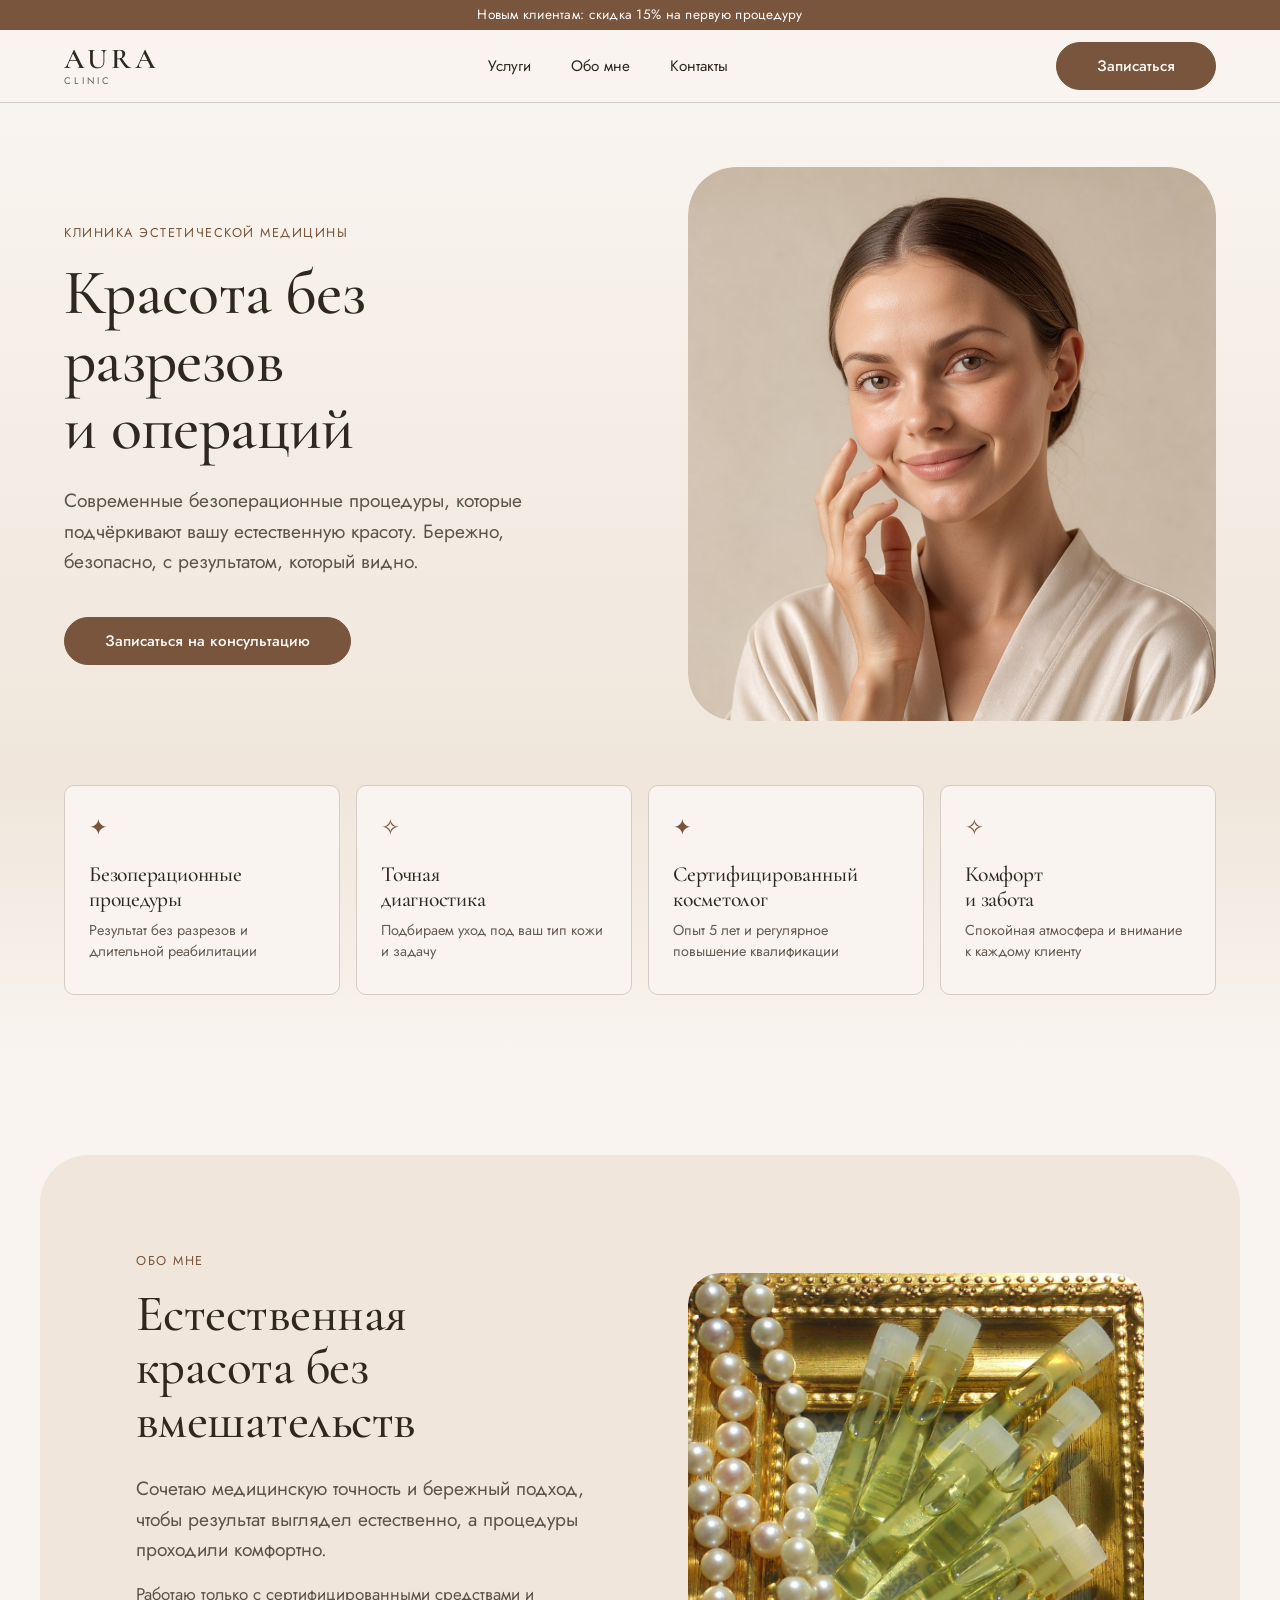
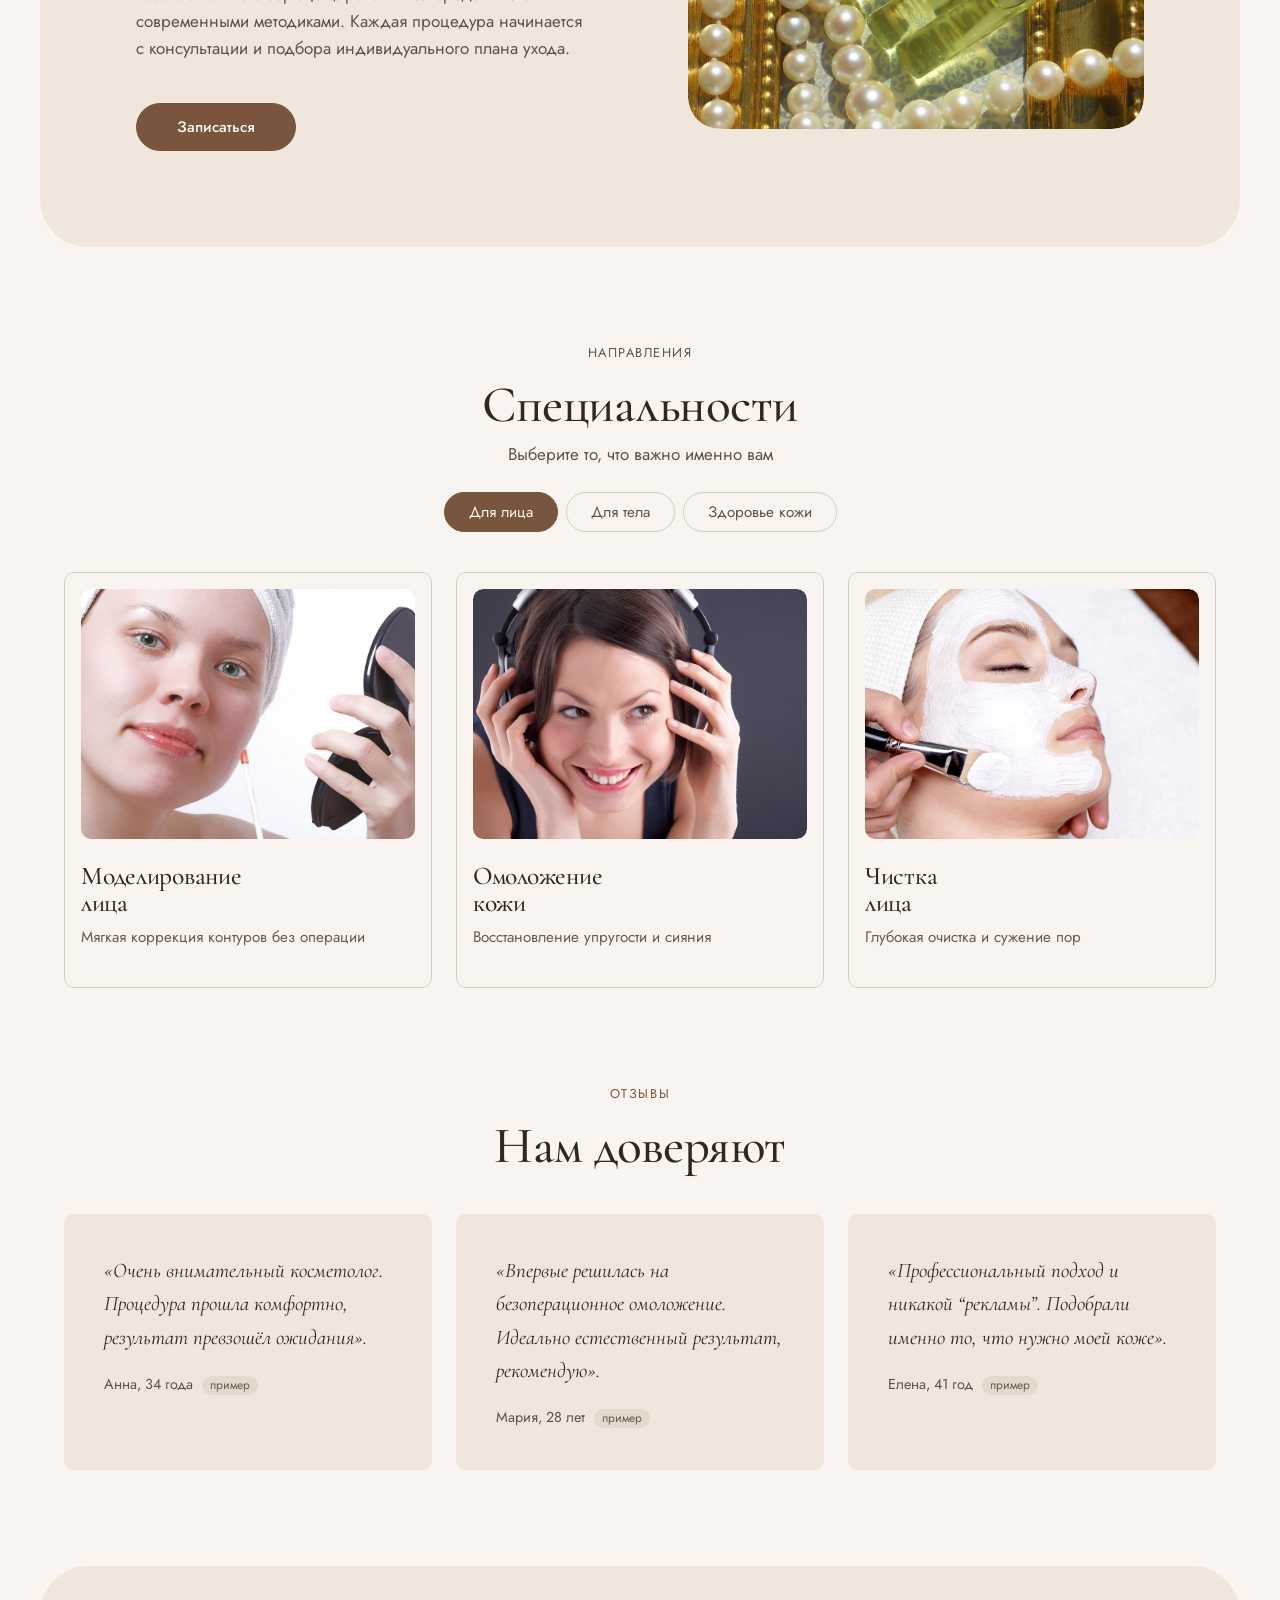
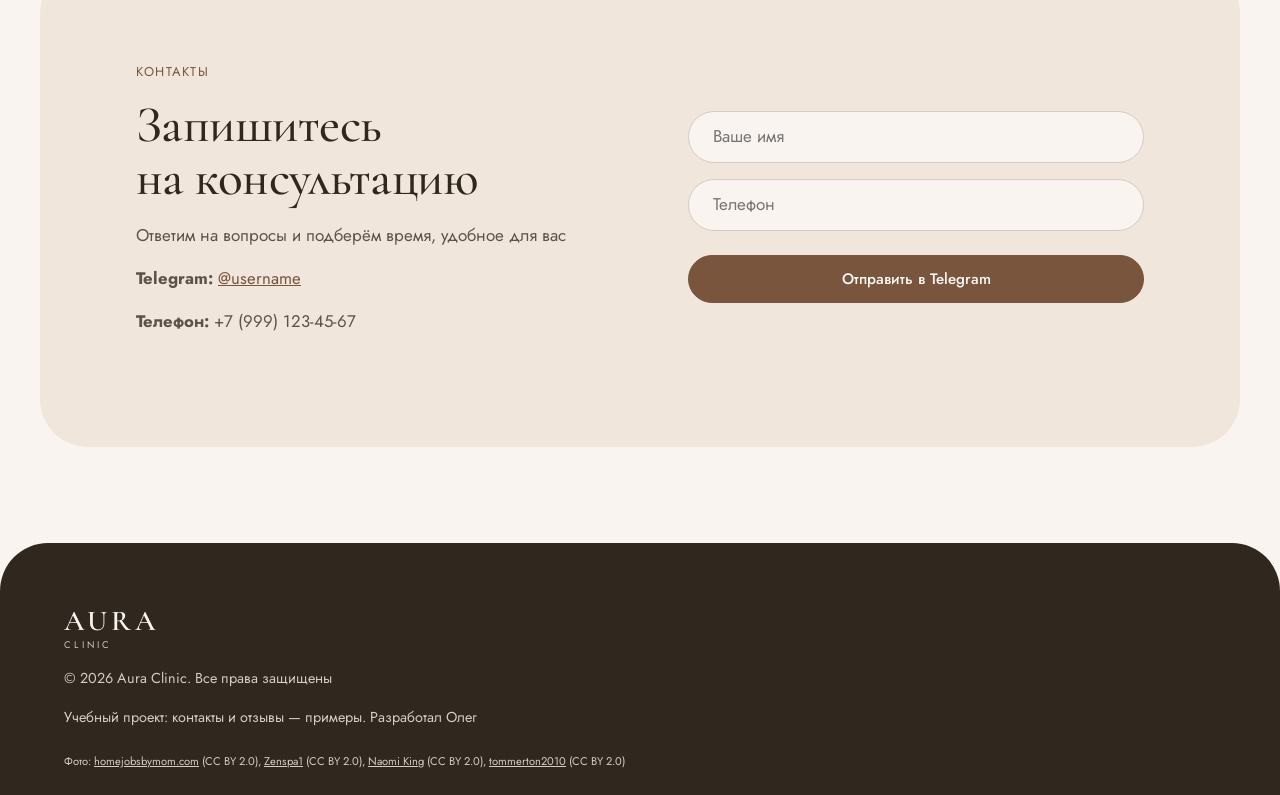
<file: index.html>
<!DOCTYPE html>
<html lang="ru">
<head>
  <meta charset="UTF-8">
  <meta name="viewport" content="width=device-width, initial-scale=1.0">
  <link rel="icon" href="data:,">
  <meta name="description" content="Клиника эстетической медицины Aura: безоперационные процедуры для лица и тела. Сертифицированный косметолог, запись в Telegram.">
  <title>Aura: эстетическая медицина и уход за лицом</title>
  <link rel="preconnect" href="https://fonts.googleapis.com">
  <link rel="preconnect" href="https://fonts.gstatic.com" crossorigin>
  <link href="https://fonts.googleapis.com/css2?family=Cormorant+Garamond:wght@400;500;600&family=Jost:wght@300;400;500&display=swap" rel="stylesheet">
  <link rel="stylesheet" href="styles.css">
</head>
<body>
  <!-- Верхняя плашка -->
  <div class="topbar">
    <p>Новым клиентам: скидка 15% на первую процедуру</p>
  </div>

  <!-- Шапка -->
  <header class="nav">
    <div class="container">
      <a href="#" class="logo">AURA<span class="logo-sub">clinic</span></a>
      <nav aria-label="Навигация">
        <ul class="nav-links">
          <li><a href="#services">Услуги</a></li>
          <li><a href="#about">Обо мне</a></li>
          <li><a href="#contacts">Контакты</a></li>
        </ul>
      </nav>
      <a href="https://t.me/username" class="btn btn--primary nav-cta" target="_blank" rel="noopener">Записаться</a>
    </div>
  </header>

  <main>
  <!-- Герой -->
  <section class="hero">
    <div class="container hero-inner">
      <div class="hero-content">
        <p class="eyebrow-note">Клиника эстетической медицины</p>
        <h1>Красота без разрезов и операций</h1>
        <p class="lead">Современные безоперационные процедуры, которые подчёркивают вашу естественную красоту. Бережно, безопасно, с результатом, который видно.</p>
        <a href="https://t.me/username" class="btn btn--primary" target="_blank" rel="noopener">Записаться на консультацию</a>
      </div>
      <div class="hero-image">
        <div class="placeholder" data-slot="hero" data-alt="Портрет женщины с естественной кожей после ухода за лицом, рука у щеки"></div>
      </div>
    </div>
  </section>

  <!-- Полоса специализаций -->
  <section class="specialties-strip" id="specialties">
    <div class="container strip-grid">
      <div class="strip-item">
        <span class="strip-icon">✦</span>
        <h2>Безоперационные<br>процедуры</h2>
        <p>Результат без разрезов и длительной реабилитации</p>
      </div>
      <div class="strip-item">
        <span class="strip-icon">✧</span>
        <h2>Точная<br>диагностика</h2>
        <p>Подбираем уход под ваш тип кожи и задачу</p>
      </div>
      <div class="strip-item">
        <span class="strip-icon">✦</span>
        <h2>Сертифицированный<br>косметолог</h2>
        <p>Опыт 5 лет и регулярное повышение квалификации</p>
      </div>
      <div class="strip-item">
        <span class="strip-icon">✧</span>
        <h2>Комфорт<br>и забота</h2>
        <p>Спокойная атмосфера и внимание к каждому клиенту</p>
      </div>
    </div>
  </section>

  <!-- Обо мне / Без разрезов -->
  <section class="about" id="about">
    <div class="container about-inner">
      <div class="about-text">
        <p class="eyebrow-note">Обо мне</p>
        <h2>Естественная красота без вмешательств</h2>
        <p class="lead">Сочетаю медицинскую точность и бережный подход, чтобы результат выглядел естественно, а процедуры проходили комфортно.</p>
        <p>Работаю только с сертифицированными средствами и современными методиками. Каждая процедура начинается с консультации и подбора индивидуального плана ухода.</p>
        <a href="https://t.me/username" class="btn btn--primary" target="_blank" rel="noopener">Записаться</a>
      </div>
      <div class="about-image">
        <div class="placeholder" data-slot="about" data-alt="Средства для ухода: аромамасла"></div>
      </div>
    </div>
  </section>

  <!-- Услуги / Специальности -->
  <section class="services" id="services">
    <div class="container">
      <div class="services-head">
        <p class="eyebrow-note">Направления</p>
        <h2>Специальности</h2>
        <p>Выберите то, что важно именно вам</p>
      </div>
      <div class="tabs" role="tablist" aria-label="Специальности">
        <button type="button" class="tab active" role="tab" id="tab-face" aria-controls="panel-face" aria-selected="true">Для лица</button>
        <button type="button" class="tab" role="tab" id="tab-body" aria-controls="panel-body" aria-selected="false" tabindex="-1">Для тела</button>
        <button type="button" class="tab" role="tab" id="tab-health" aria-controls="panel-health" aria-selected="false" tabindex="-1">Здоровье кожи</button>
      </div>
      <div class="services-grid" role="tabpanel" id="panel-face" aria-labelledby="tab-face" tabindex="0">
        <article class="service-card">
          <div class="card-img"><div class="placeholder" data-slot="process-3" data-alt="Девушка оценивает кожу лица в зеркале"></div></div>
          <h3>Моделирование<br>лица</h3>
          <p>Мягкая коррекция контуров без операции</p>
        </article>
        <article class="service-card">
          <div class="card-img"><div class="placeholder" data-slot="process-4" data-alt="Крупный план ухоженной кожи лица"></div></div>
          <h3>Омоложение<br>кожи</h3>
          <p>Восстановление упругости и сияния</p>
        </article>
        <article class="service-card">
          <div class="card-img"><div class="placeholder" data-slot="process-1" data-alt="Нанесение очищающей маски на лицо"></div></div>
          <h3>Чистка<br>лица</h3>
          <p>Глубокая очистка и сужение пор</p>
        </article>
      </div>
      <div class="services-grid" role="tabpanel" id="panel-body" aria-labelledby="tab-body" tabindex="0" hidden>
        <article class="service-card">
          <div class="card-img"><div class="placeholder" data-slot="body-1" data-alt="Горячий камень на спине во время массажа"></div></div>
          <h3>Массаж<br>тела</h3>
          <p>Лимфодренаж и снятие напряжения</p>
        </article>
        <article class="service-card">
          <div class="card-img"><div class="placeholder" data-slot="body-2" data-alt="Свёрнутое полотенце и бутылочки с маслом для ухода за телом"></div></div>
          <h3>Уход<br>за телом</h3>
          <p>Питание и увлажнение кожи</p>
        </article>
        <article class="service-card">
          <div class="card-img"><div class="placeholder" data-slot="body-3" data-alt="Орхидеи и камни для спа-ритуала"></div></div>
          <h3>Релакс-<br>ритуалы</h3>
          <p>Отдых и восстановление после процедур</p>
        </article>
      </div>
      <div class="services-grid" role="tabpanel" id="panel-health" aria-labelledby="tab-health" tabindex="0" hidden>
        <article class="service-card">
          <div class="card-img"><div class="placeholder" data-slot="health-1" data-alt="Крупный план: пипетка с сывороткой у глаза"></div></div>
          <h3>Сыворотки<br>и активы</h3>
          <p>Точечное питание под задачу кожи</p>
        </article>
        <article class="service-card">
          <div class="card-img"><div class="placeholder" data-slot="health-2" data-alt="Девушка наносит крем на щёку"></div></div>
          <h3>Домашний<br>уход</h3>
          <p>Подбор кремов после процедуры</p>
        </article>
        <article class="service-card">
          <div class="card-img"><div class="placeholder" data-slot="health-3" data-alt="Улыбающееся лицо с кремом на щеке, полотенце на голове"></div></div>
          <h3>Сияние<br>и тонус</h3>
          <p>Ровный тон и свежесть кожи</p>
        </article>
      </div>
    </div>
  </section>

  <!-- Отзывы -->
  <section class="reviews" id="reviews">
    <div class="container">
      <div class="reviews-head">
        <p class="eyebrow-note">Отзывы</p>
        <h2>Нам доверяют</h2>
      </div>
      <div class="reviews-grid">
        <div class="review-card">
          <p>«Очень внимательный косметолог. Процедура прошла комфортно, результат превзошёл ожидания».</p>
          <cite>Анна, 34 года</cite>
          <span class="review-badge">пример</span>
        </div>
        <div class="review-card">
          <p>«Впервые решилась на безоперационное омоложение. Идеально естественный результат, рекомендую».</p>
          <cite>Мария, 28 лет</cite>
          <span class="review-badge">пример</span>
        </div>
        <div class="review-card">
          <p>«Профессиональный подход и никакой “рекламы”. Подобрали именно то, что нужно моей коже».</p>
          <cite>Елена, 41 год</cite>
          <span class="review-badge">пример</span>
        </div>
      </div>
    </div>
  </section>

  <!-- Контакты -->
  <section class="contacts" id="contacts">
    <div class="container contacts-inner">
      <div>
        <p class="eyebrow-note">Контакты</p>
        <h2>Запишитесь<br>на консультацию</h2>
        <p>Ответим на вопросы и подберём время, удобное для вас</p>
        <p class="contact-line"><strong>Telegram:</strong> <a href="https://t.me/username" target="_blank" rel="noopener">@username</a></p>
        <p class="contact-line"><strong>Телефон:</strong> +7 (999) 123-45-67</p>
      </div>
      <form class="contact-form">
        <div class="form-group"><input type="text" placeholder="Ваше имя" aria-label="Имя" required></div>
        <div class="form-group"><input type="tel" placeholder="Телефон" aria-label="Телефон" required></div>
        <button type="submit" class="btn btn--primary">Отправить в Telegram</button>
      </form>
    </div>
  </section>

  </main>

  <!-- Футер -->
  <footer>
    <div class="container">
      <a href="#" class="logo">AURA<span class="logo-sub">clinic</span></a>
      <p>© 2026 Aura Clinic. Все права защищены</p>
      <p>Учебный проект: контакты и отзывы — примеры. Разработал Олег</p>
      <div class="footer-photo-credits" data-credits>Фото: загрузка…</div>
    </div>
  </footer>

  <script src="script.js"></script>
</body>
</html>
</file>
<file: styles.css>
:root {
  --color-paper: oklch(97% 0.008 70);
  --color-paper-2: oklch(93% 0.018 70);
  --color-paper-3: oklch(89% 0.022 65);
  --color-ink: oklch(28% 0.02 60);
  --color-ink-2: oklch(45% 0.02 60);
  --color-muted: oklch(48% 0.02 60);
  --color-rule: oklch(85% 0.015 65);
  --color-accent: oklch(48% 0.06 55);
  --color-accent-ink: oklch(98% 0.005 70);
  --color-focus: oklch(45% 0.1 55);
  --font-display: "Cormorant Garamond", Georgia, serif;
  --font-body: "Jost", system-ui, sans-serif;
  --radius-card: 10px;
  --radius-section: 48px;
  --space-3xs: 2px;
  --space-xs: 4px;
  --space-sm: 8px;
  --space-md: 16px;
  --space-lg: 24px;
  --space-xl: 40px;
  --space-2xl: 64px;
  --space-3xl: 96px;
}

*, *::before, *::after { box-sizing: border-box; margin: 0; padding: 0; }
html { overflow-x: clip; scrollbar-color: var(--color-rule) var(--color-paper); }
body { overflow-x: clip; font: 400 17px/1.6 var(--font-body); color: var(--color-ink); background: var(--color-paper); }
img { max-width: 100%; display: block; }
h1, h2, h3 { font-family: var(--font-display); font-weight: 500; letter-spacing: -0.01em; color: var(--color-ink); line-height: 1.05; text-wrap: balance; overflow-wrap: break-word; min-width: 0; }
.lead { font-size: 1.2rem; color: var(--color-ink-2); }
.eyebrow-note { font-size: 0.8rem; letter-spacing: 0.12em; text-transform: uppercase; color: var(--color-accent); margin-bottom: var(--space-md); }

.container { max-width: 1200px; margin: 0 auto; padding: 0 var(--space-lg); }

/* Topbar */
.topbar { background: var(--color-accent); color: var(--color-accent-ink); text-align: center; padding: var(--space-xs) var(--space-md); font-size: 0.85rem; letter-spacing: 0.02em; }

/* Nav */
.nav { position: sticky; top: 0; background: var(--color-paper); z-index: 100; border-bottom: 1px solid var(--color-rule); }
.nav .container { display: flex; justify-content: space-between; align-items: center; min-height: 72px; gap: var(--space-lg); }
.logo { font-family: var(--font-display); font-size: 1.8rem; font-weight: 600; letter-spacing: 0.14em; color: var(--color-ink); text-decoration: none; line-height: 1; }
.logo-sub { display: block; font-family: var(--font-body); font-size: 0.6rem; letter-spacing: 0.34em; text-transform: uppercase; color: var(--color-muted); font-weight: 400; margin-top: 3px; }
.nav-links { display: flex; gap: var(--space-xl); list-style: none; }
.nav-links a { color: var(--color-ink); text-decoration: none; font-size: 0.95rem; transition: color 0.2s; }
.nav-links a:hover { color: var(--color-accent); }

/* Buttons */
.btn { display: inline-flex; align-items: center; justify-content: center; min-height: 48px; padding: 0 var(--space-xl); border-radius: 999px; font: 500 0.95rem var(--font-body); text-decoration: none; cursor: pointer; border: 1px solid var(--color-accent); transition: opacity 0.2s, transform 0.12s; }
.btn--primary { background: var(--color-accent); color: var(--color-accent-ink); }
.btn--primary:hover { opacity: 0.9; }
.btn:active { transform: translateY(1px); }
:focus-visible { outline: 2px solid var(--color-focus); outline-offset: 3px; }

/* Hero */
.hero { padding: var(--space-2xl) 0; background: linear-gradient(180deg, var(--color-paper), var(--color-paper-2)); }
.hero-inner { display: grid; grid-template-columns: 1fr 1fr; gap: var(--space-3xl); align-items: center; }
.hero h1 { font-size: clamp(3rem, 5vw, 4.6rem); margin-bottom: var(--space-lg); max-width: 12ch; }
.hero .lead { max-width: 46ch; margin-bottom: var(--space-xl); }
.hero-image .placeholder { aspect-ratio: 4/4.2; border-radius: var(--radius-section); }
.hero-image .placeholder img { object-position: center top; }

/* Placeholders */
.placeholder { width: 100%; aspect-ratio: 4/3; background: var(--color-paper-2); border-radius: var(--radius-card); position: relative; overflow: hidden; }
.placeholder[data-alt]::after { content: attr(data-alt); position: absolute; inset: 0; display: flex; align-items: center; justify-content: center; padding: var(--space-md); font-size: 0.8rem; color: var(--color-muted); text-align: center; pointer-events: none; }
.placeholder.has-image::after { display: none; }
.placeholder img { width: 100%; height: 100%; object-fit: cover; border-radius: inherit; }

/* Specialties strip — paper cards that overlap the hero */
.specialties-strip { padding: 0 0 var(--space-2xl); background: linear-gradient(180deg, var(--color-paper-2), var(--color-paper)); }
.strip-grid { display: grid; grid-template-columns: repeat(4, 1fr); gap: var(--space-md); }
.strip-item { background: var(--color-paper); border: 1px solid var(--color-rule); border-radius: var(--radius-card); padding: var(--space-lg); min-height: 210px; }
.strip-icon { font-size: 1.4rem; color: var(--color-accent); }
.strip-item h2 { font-size: 1.35rem; margin: var(--space-md) 0 var(--space-sm); line-height: 1.15; }
.strip-item p { font-size: 0.9rem; color: var(--color-muted); line-height: 1.5; }

/* About — rounded section */
.about { padding: var(--space-3xl) 0; }
.about-inner { display: grid; grid-template-columns: 1fr 1fr; gap: var(--space-3xl); align-items: center; background: var(--color-paper-2); border-radius: var(--radius-section); padding: var(--space-3xl); }
.about h2 { font-size: clamp(2.4rem, 4vw, 3.4rem); margin-bottom: var(--space-lg); max-width: 14ch; }
.about .lead { margin-bottom: var(--space-md); }
.about p:not(.eyebrow-note):not(.lead) { color: var(--color-ink-2); margin-bottom: var(--space-xl); }
.about-image .placeholder { aspect-ratio: 1; border-radius: calc(var(--radius-section) - 16px); }

/* Services */
.services { padding: 0 0 var(--space-3xl); }
.services-head { text-align: center; margin-bottom: var(--space-lg); }
.services-head h2 { font-size: clamp(2.4rem, 4vw, 3.4rem); margin-bottom: var(--space-sm); }
.services-head p { color: var(--color-ink-2); }
.tabs { display: flex; justify-content: center; gap: var(--space-sm); margin-bottom: var(--space-xl); flex-wrap: wrap; }
.tab { padding: var(--space-sm) var(--space-lg); border: 1px solid var(--color-rule); border-radius: 999px; background: transparent; font: 400 0.95rem var(--font-body); color: var(--color-ink-2); cursor: pointer; }
.tab.active { background: var(--color-accent); color: var(--color-accent-ink); border-color: var(--color-accent); }
.services-grid { display: grid; grid-template-columns: repeat(3, 1fr); gap: var(--space-lg); }
.services-grid[hidden] { display: none; }
.service-card { background: var(--color-paper); border: 1px solid var(--color-rule); border-radius: var(--radius-card); padding: var(--space-md); }
.card-img .placeholder { aspect-ratio: 4/3; border-radius: var(--radius-card); margin-bottom: var(--space-lg); }
.service-card h3 { font-size: 1.6rem; margin-bottom: var(--space-sm); }
.service-card p { color: var(--color-muted); font-size: 0.95rem; min-height: 3em; }

/* Reviews */
.reviews { padding: 0 0 var(--space-3xl); }
.reviews-head { text-align: center; margin-bottom: var(--space-xl); }
.reviews-head h2 { font-size: clamp(2.4rem, 4vw, 3.4rem); }
.reviews-grid { display: grid; grid-template-columns: repeat(3, 1fr); gap: var(--space-lg); }
.review-card { background: var(--color-paper-2); border-radius: var(--radius-card); padding: var(--space-xl); }
.review-card p { font-family: var(--font-display); font-size: 1.3rem; font-style: italic; margin-bottom: var(--space-md); }
.review-card cite { font-size: 0.9rem; color: var(--color-ink-2); font-style: normal; }
.review-badge { display: inline-block; margin-left: var(--space-xs); padding: 0 var(--space-sm); background: var(--color-paper-3); color: var(--color-muted); font-size: 0.75rem; border-radius: 999px; }

/* Contacts */
.contacts { padding: 0 0 var(--space-3xl); }
.contacts-inner { display: grid; grid-template-columns: 1fr 1fr; gap: var(--space-3xl); background: var(--color-paper-2); border-radius: var(--radius-section); padding: var(--space-3xl); align-items: center; }
.contacts h2 { font-size: clamp(2.4rem, 4vw, 3.4rem); margin-bottom: var(--space-md); }
.contacts-inner > div > p:not(.eyebrow-note) { color: var(--color-ink-2); margin-bottom: var(--space-md); }
.contact-line { font-size: 1.05rem; }
.contact-line a { color: var(--color-accent); }
.contact-form { display: grid; gap: var(--space-md); }
.contact-form input { width: 100%; min-height: 52px; padding: 0 var(--space-lg); border: 1px solid var(--color-rule); border-radius: 999px; background: var(--color-paper); font: inherit; color: var(--color-ink); }
.contact-form input:focus-visible { outline: 2px solid var(--color-focus); outline-offset: 2px; }
.contact-form .btn { margin-top: var(--space-sm); }
::selection { background: var(--color-accent); color: var(--color-accent-ink); }
input { caret-color: var(--color-accent); }

/* Footer */
footer { background: var(--color-ink); color: var(--color-paper); padding: var(--space-2xl) 0 var(--space-lg); border-radius: var(--radius-section) var(--radius-section) 0 0; }
footer .logo { color: var(--color-paper); }
footer .logo-sub { color: var(--color-rule); }
footer p { margin: var(--space-md) 0; font-size: 0.9rem; color: var(--color-rule); }
footer a { color: var(--color-rule); font-size: 0.9rem; text-decoration: none; }
.footer-photo-credits { margin-top: var(--space-lg); font-size: 0.7rem; color: var(--color-rule); line-height: 1.6; }
.footer-photo-credits a { color: var(--color-rule); font-size: inherit; text-decoration: underline; }

/* Responsive */
@media (max-width: 1024px) {
  .strip-grid { grid-template-columns: repeat(2, 1fr); }
  .services-grid { grid-template-columns: repeat(2, 1fr); }
  .about-inner, .contacts-inner { padding: var(--space-xl); gap: var(--space-xl); }
}
@media (max-width: 768px) {
  .nav-links { display: none; }
  .hero-inner, .about-inner, .contacts-inner { grid-template-columns: 1fr; }
  .hero h1 { max-width: none; }
  .services-grid, .reviews-grid { grid-template-columns: 1fr; }
  .strip-grid { grid-template-columns: 1fr 1fr; }
  .about-inner, .contacts-inner { border-radius: var(--radius-card); padding: var(--space-lg); }
  .nav-cta { display: none; }
}
@media (max-width: 480px) {
  .strip-grid { grid-template-columns: 1fr; }
  .hero-image .placeholder { aspect-ratio: 1; }
  .btn { width: 100%; }
}
</file>
